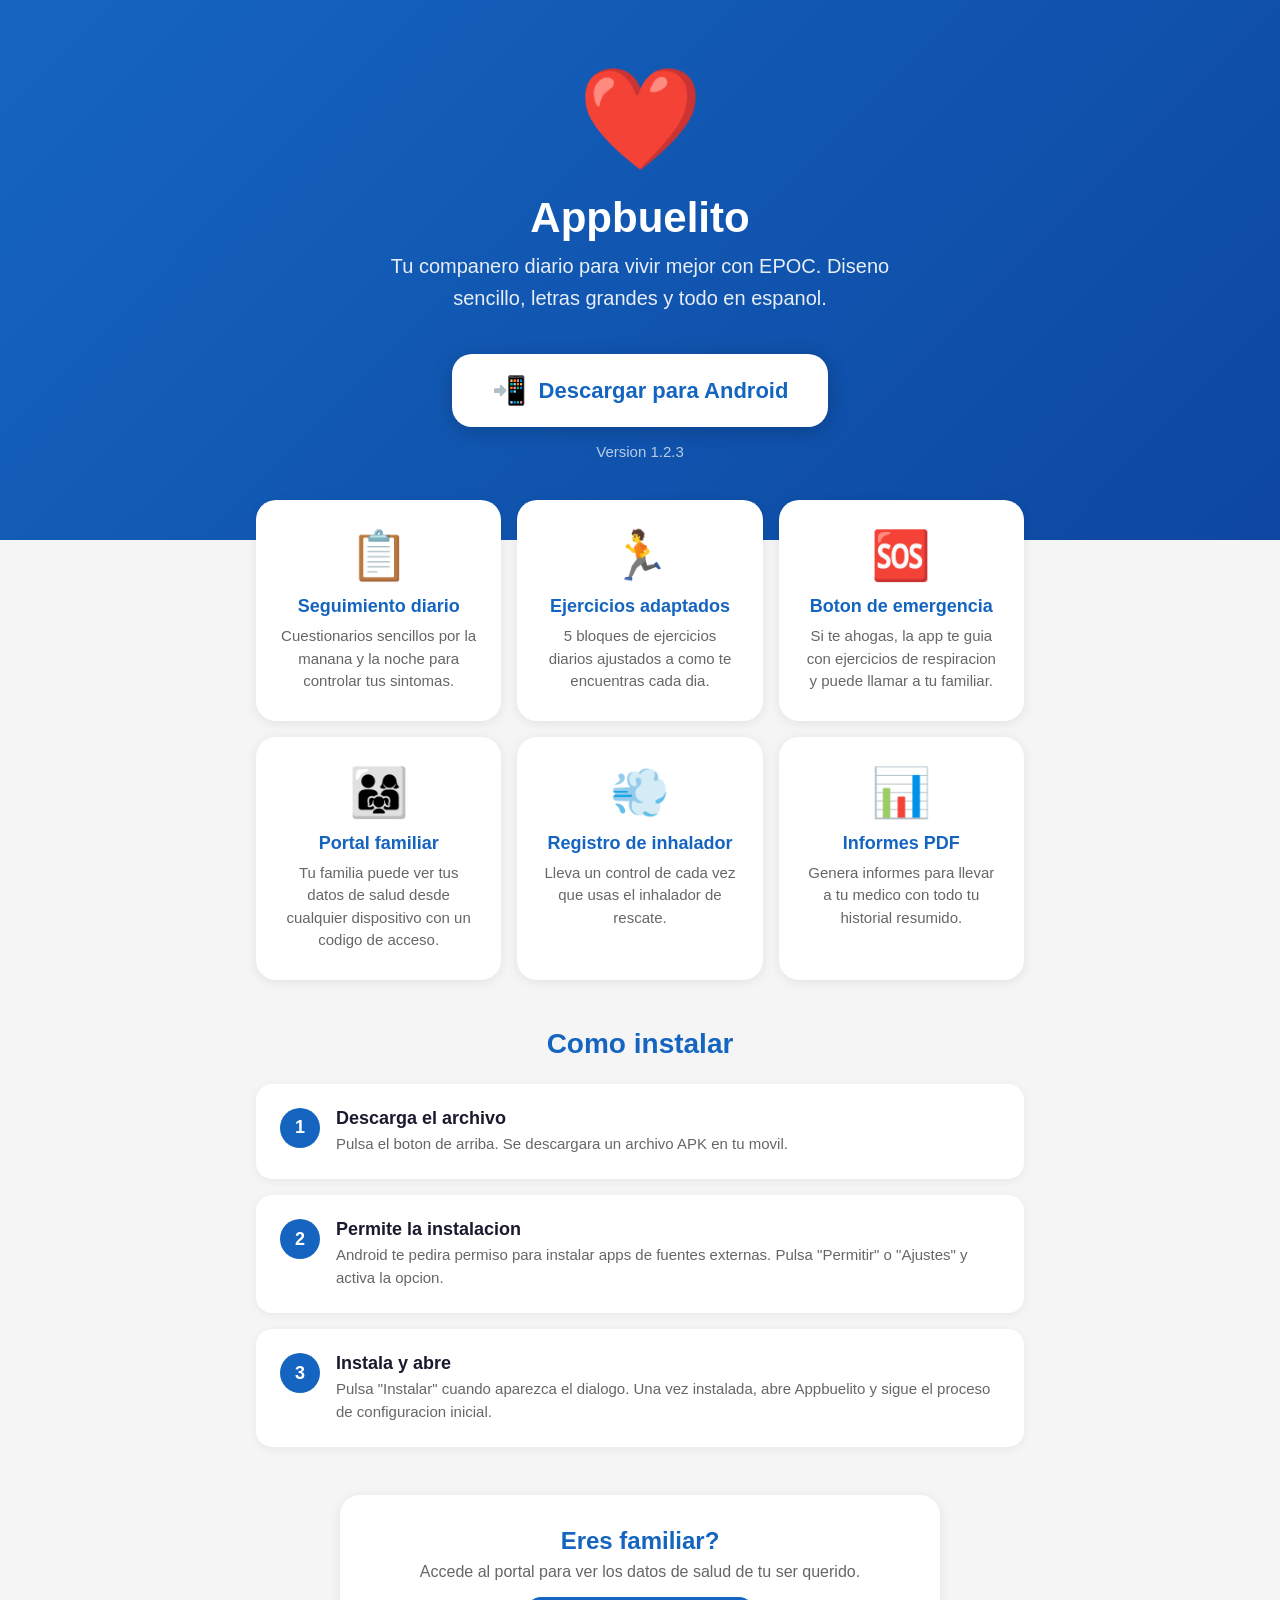
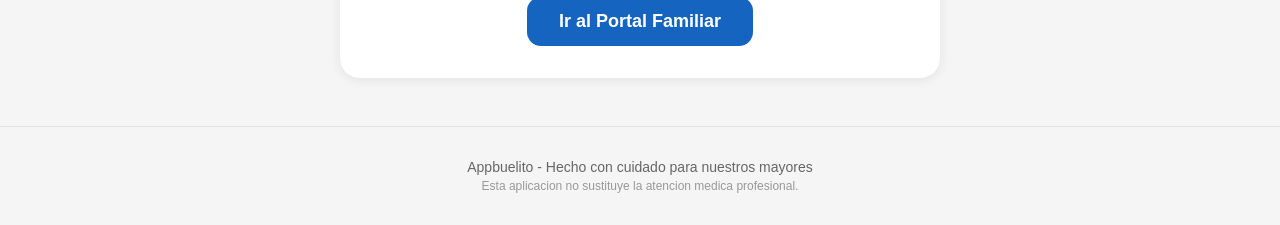
<file: web-portal/index.html>
<!DOCTYPE html>
<html lang="es">
<head>
  <meta charset="UTF-8">
  <meta name="viewport" content="width=device-width, initial-scale=1.0">
  <title>Appbuelito - Descargar</title>
  <link rel="icon" href="data:image/svg+xml,<svg xmlns='http://www.w3.org/2000/svg' viewBox='0 0 100 100'><text y='.9em' font-size='90'>❤️</text></svg>">
  <style>
    :root {
      --primary: #1565C0;
      --primary-light: #42A5F5;
      --green: #2E7D32;
      --text: #1A1A2E;
      --text-secondary: #666;
      --bg: #F5F5F5;
      --surface: #FFFFFF;
    }

    * { box-sizing: border-box; margin: 0; padding: 0; }

    body {
      font-family: -apple-system, BlinkMacSystemFont, 'Segoe UI', Roboto, sans-serif;
      background: var(--bg);
      color: var(--text);
      min-height: 100vh;
    }

    .hero {
      background: linear-gradient(135deg, #1565C0 0%, #0D47A1 100%);
      color: white;
      text-align: center;
      padding: 60px 24px 80px;
    }

    .hero-logo { font-size: 100px; margin-bottom: 16px; }

    .hero h1 {
      font-size: 42px;
      font-weight: 800;
      margin-bottom: 8px;
      color: white;
    }

    .hero .tagline {
      font-size: 20px;
      opacity: 0.9;
      max-width: 500px;
      margin: 0 auto 40px;
      line-height: 1.6;
    }

    .download-btn {
      display: inline-flex;
      align-items: center;
      gap: 12px;
      background: white;
      color: var(--primary);
      font-size: 22px;
      font-weight: 700;
      padding: 20px 40px;
      border-radius: 20px;
      text-decoration: none;
      transition: transform 0.2s, box-shadow 0.2s;
      box-shadow: 0 4px 20px rgba(0,0,0,0.2);
    }

    .download-btn:hover {
      transform: translateY(-2px);
      box-shadow: 0 6px 28px rgba(0,0,0,0.3);
    }

    .download-btn .icon { font-size: 28px; }

    .version-info {
      margin-top: 16px;
      font-size: 15px;
      opacity: 0.7;
    }

    .version-info span { margin: 0 8px; }

    /* Features */
    .features {
      max-width: 800px;
      margin: -40px auto 0;
      padding: 0 16px;
      display: grid;
      grid-template-columns: repeat(auto-fit, minmax(220px, 1fr));
      gap: 16px;
    }

    .feature-card {
      background: var(--surface);
      border-radius: 20px;
      padding: 28px 24px;
      text-align: center;
      box-shadow: 0 2px 12px rgba(0,0,0,0.08);
    }

    .feature-icon { font-size: 48px; margin-bottom: 12px; }

    .feature-card h3 {
      font-size: 18px;
      font-weight: 700;
      margin-bottom: 8px;
      color: var(--primary);
    }

    .feature-card p {
      font-size: 15px;
      color: var(--text-secondary);
      line-height: 1.5;
    }

    /* How to install */
    .section {
      max-width: 800px;
      margin: 48px auto;
      padding: 0 16px;
    }

    .section h2 {
      font-size: 28px;
      font-weight: 700;
      color: var(--primary);
      text-align: center;
      margin-bottom: 24px;
    }

    .steps {
      display: grid;
      gap: 16px;
    }

    .step {
      background: var(--surface);
      border-radius: 16px;
      padding: 24px;
      display: flex;
      gap: 16px;
      align-items: flex-start;
      box-shadow: 0 2px 8px rgba(0,0,0,0.06);
    }

    .step-number {
      background: var(--primary);
      color: white;
      width: 40px;
      height: 40px;
      border-radius: 50%;
      display: flex;
      align-items: center;
      justify-content: center;
      font-weight: 700;
      font-size: 18px;
      flex-shrink: 0;
    }

    .step-content h3 {
      font-size: 18px;
      font-weight: 600;
      margin-bottom: 4px;
    }

    .step-content p {
      font-size: 15px;
      color: var(--text-secondary);
      line-height: 1.5;
    }

    /* Family portal link */
    .portal-link {
      text-align: center;
      margin: 48px auto;
      padding: 32px 16px;
      background: var(--surface);
      max-width: 600px;
      border-radius: 20px;
      box-shadow: 0 2px 12px rgba(0,0,0,0.08);
    }

    .portal-link h2 {
      font-size: 24px;
      color: var(--primary);
      margin-bottom: 8px;
    }

    .portal-link p {
      color: var(--text-secondary);
      margin-bottom: 16px;
    }

    .portal-link a {
      display: inline-block;
      background: var(--primary);
      color: white;
      padding: 14px 32px;
      border-radius: 14px;
      text-decoration: none;
      font-weight: 600;
      font-size: 18px;
      transition: opacity 0.2s;
    }

    .portal-link a:hover { opacity: 0.9; }

    /* Footer */
    footer {
      text-align: center;
      padding: 32px 16px;
      color: var(--text-secondary);
      font-size: 14px;
      border-top: 1px solid #E0E0E0;
      margin-top: 48px;
    }

    footer .disclaimer {
      font-size: 12px;
      margin-top: 4px;
      color: #999;
    }

    @media (max-width: 480px) {
      .hero h1 { font-size: 32px; }
      .hero .tagline { font-size: 17px; }
      .download-btn { font-size: 18px; padding: 16px 28px; }
      .features { grid-template-columns: 1fr; }
    }
  </style>
</head>
<body>

  <div class="hero">
    <div class="hero-logo">❤️</div>
    <h1>Appbuelito</h1>
    <p class="tagline">Tu companero diario para vivir mejor con EPOC. Diseno sencillo, letras grandes y todo en espanol.</p>
    <a href="https://github.com/franjover/appbuelito/releases/latest/download/app-release.apk" class="download-btn" id="download-link">
      <span class="icon">📲</span>
      Descargar para Android
    </a>
    <div class="version-info" id="version-info">
      <span>Version 1.2.3</span>
    </div>
  </div>

  <div class="features">
    <div class="feature-card">
      <div class="feature-icon">📋</div>
      <h3>Seguimiento diario</h3>
      <p>Cuestionarios sencillos por la manana y la noche para controlar tus sintomas.</p>
    </div>
    <div class="feature-card">
      <div class="feature-icon">🏃</div>
      <h3>Ejercicios adaptados</h3>
      <p>5 bloques de ejercicios diarios ajustados a como te encuentras cada dia.</p>
    </div>
    <div class="feature-card">
      <div class="feature-icon">🆘</div>
      <h3>Boton de emergencia</h3>
      <p>Si te ahogas, la app te guia con ejercicios de respiracion y puede llamar a tu familiar.</p>
    </div>
    <div class="feature-card">
      <div class="feature-icon">👨‍👩‍👧</div>
      <h3>Portal familiar</h3>
      <p>Tu familia puede ver tus datos de salud desde cualquier dispositivo con un codigo de acceso.</p>
    </div>
    <div class="feature-card">
      <div class="feature-icon">💨</div>
      <h3>Registro de inhalador</h3>
      <p>Lleva un control de cada vez que usas el inhalador de rescate.</p>
    </div>
    <div class="feature-card">
      <div class="feature-icon">📊</div>
      <h3>Informes PDF</h3>
      <p>Genera informes para llevar a tu medico con todo tu historial resumido.</p>
    </div>
  </div>

  <div class="section">
    <h2>Como instalar</h2>
    <div class="steps">
      <div class="step">
        <div class="step-number">1</div>
        <div class="step-content">
          <h3>Descarga el archivo</h3>
          <p>Pulsa el boton de arriba. Se descargara un archivo APK en tu movil.</p>
        </div>
      </div>
      <div class="step">
        <div class="step-number">2</div>
        <div class="step-content">
          <h3>Permite la instalacion</h3>
          <p>Android te pedira permiso para instalar apps de fuentes externas. Pulsa "Permitir" o "Ajustes" y activa la opcion.</p>
        </div>
      </div>
      <div class="step">
        <div class="step-number">3</div>
        <div class="step-content">
          <h3>Instala y abre</h3>
          <p>Pulsa "Instalar" cuando aparezca el dialogo. Una vez instalada, abre Appbuelito y sigue el proceso de configuracion inicial.</p>
        </div>
      </div>
    </div>
  </div>

  <div class="portal-link">
    <h2>Eres familiar?</h2>
    <p>Accede al portal para ver los datos de salud de tu ser querido.</p>
    <a href="acceso-familia.html">Ir al Portal Familiar</a>
  </div>

  <footer>
    <p>Appbuelito - Hecho con cuidado para nuestros mayores</p>
    <p class="disclaimer">Esta aplicacion no sustituye la atencion medica profesional.</p>
  </footer>

</body>
</html>
</file>
